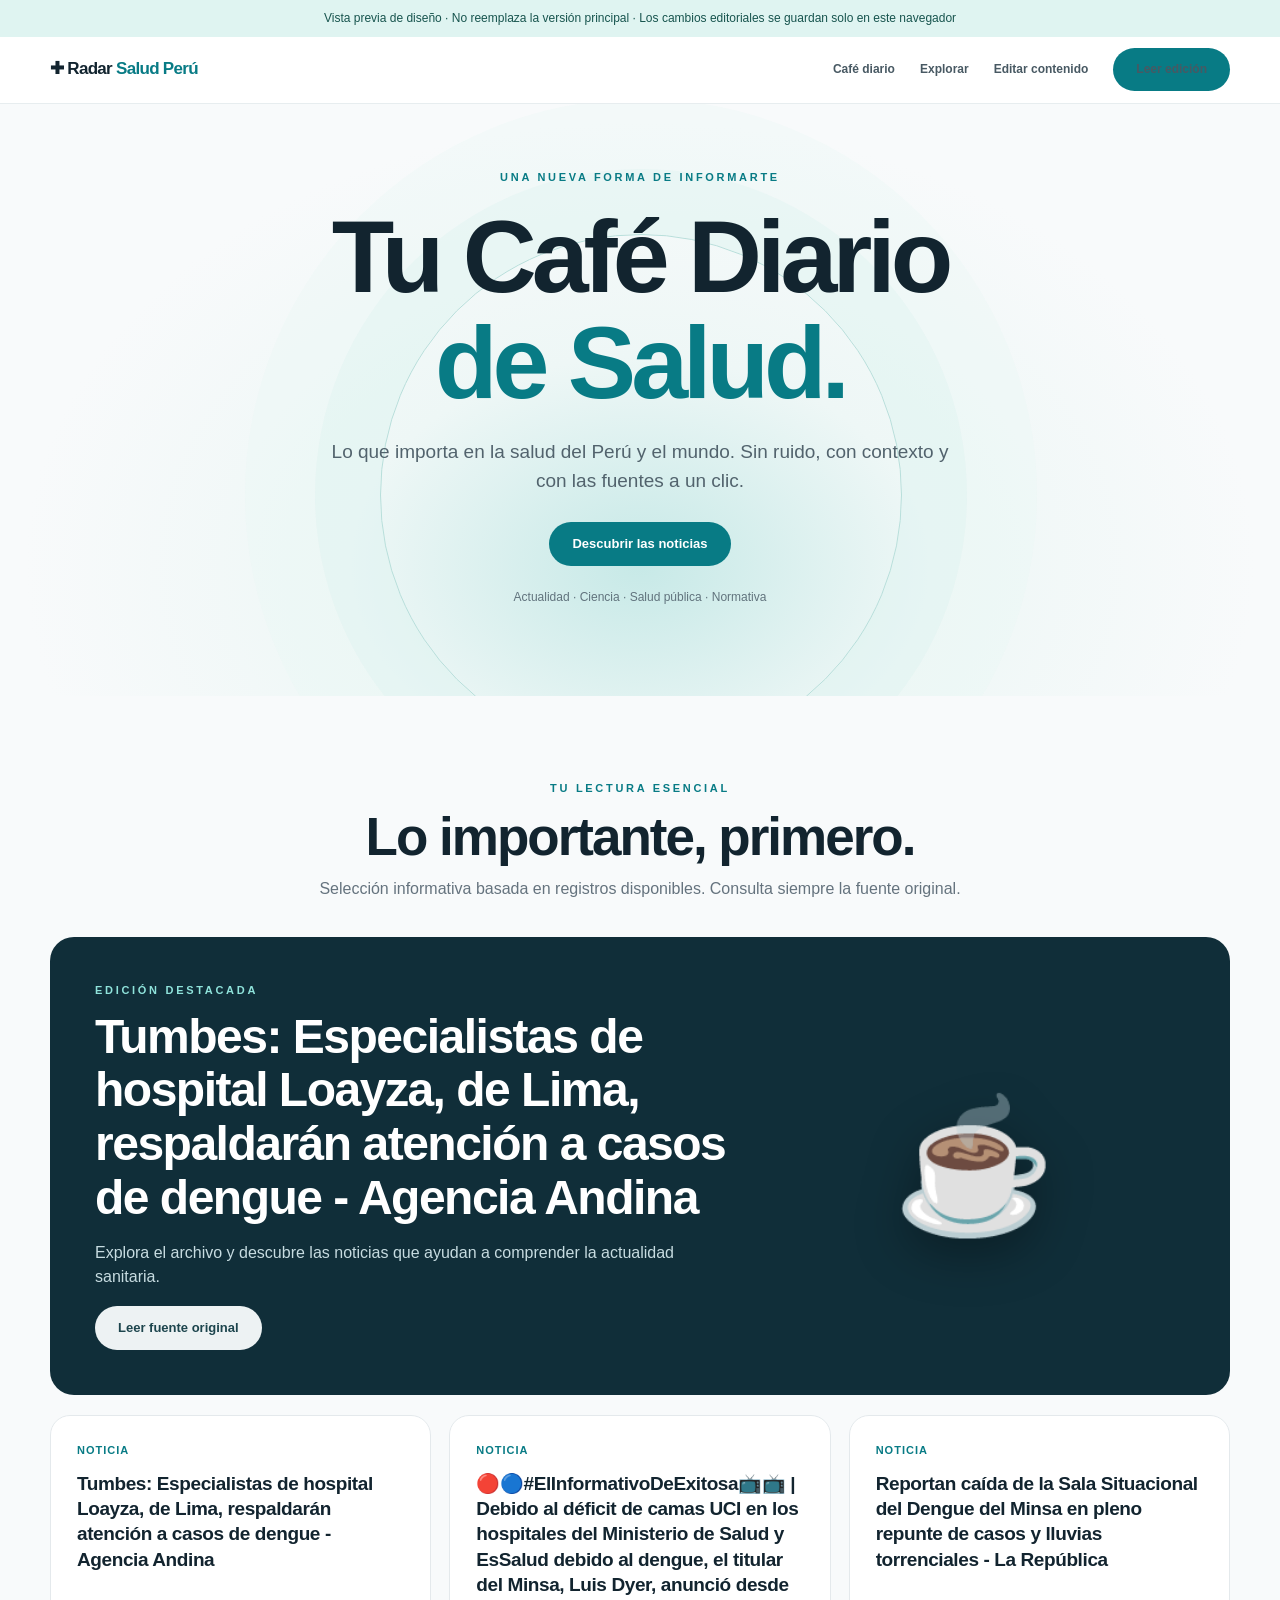
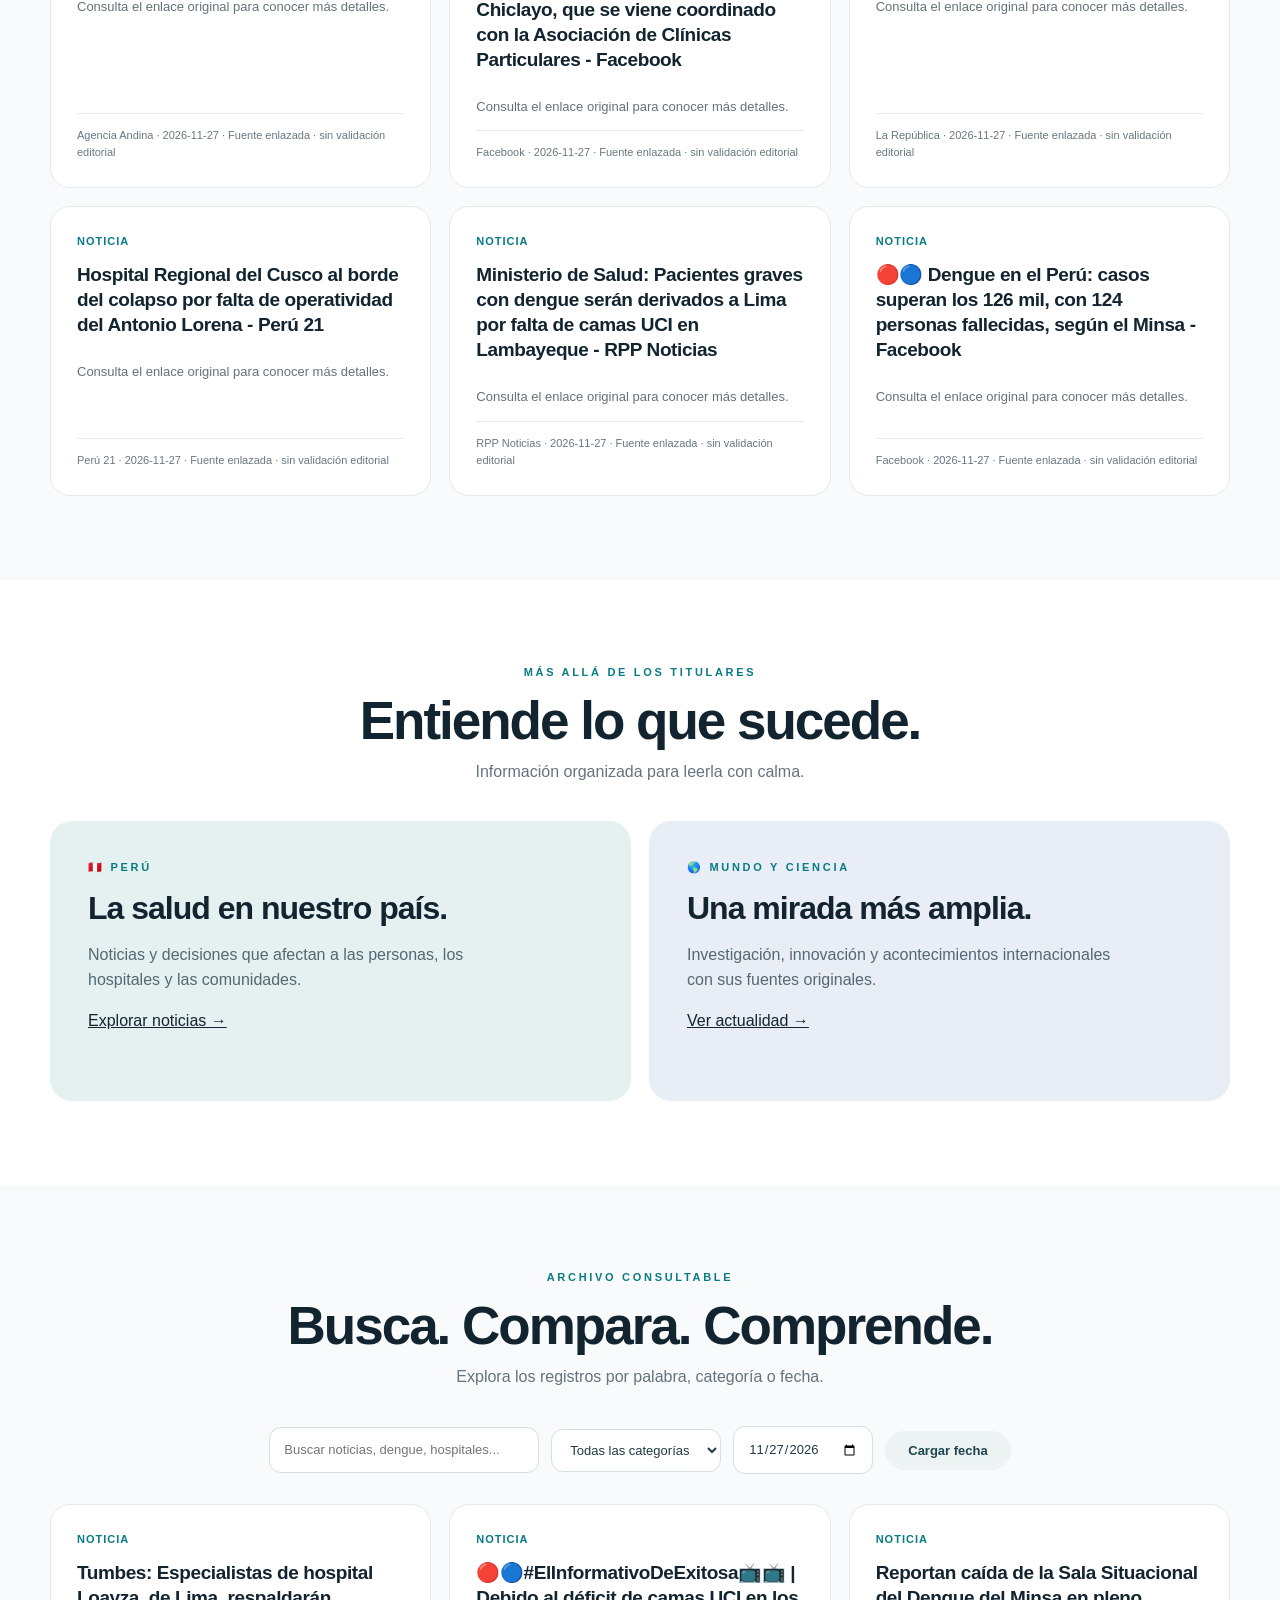
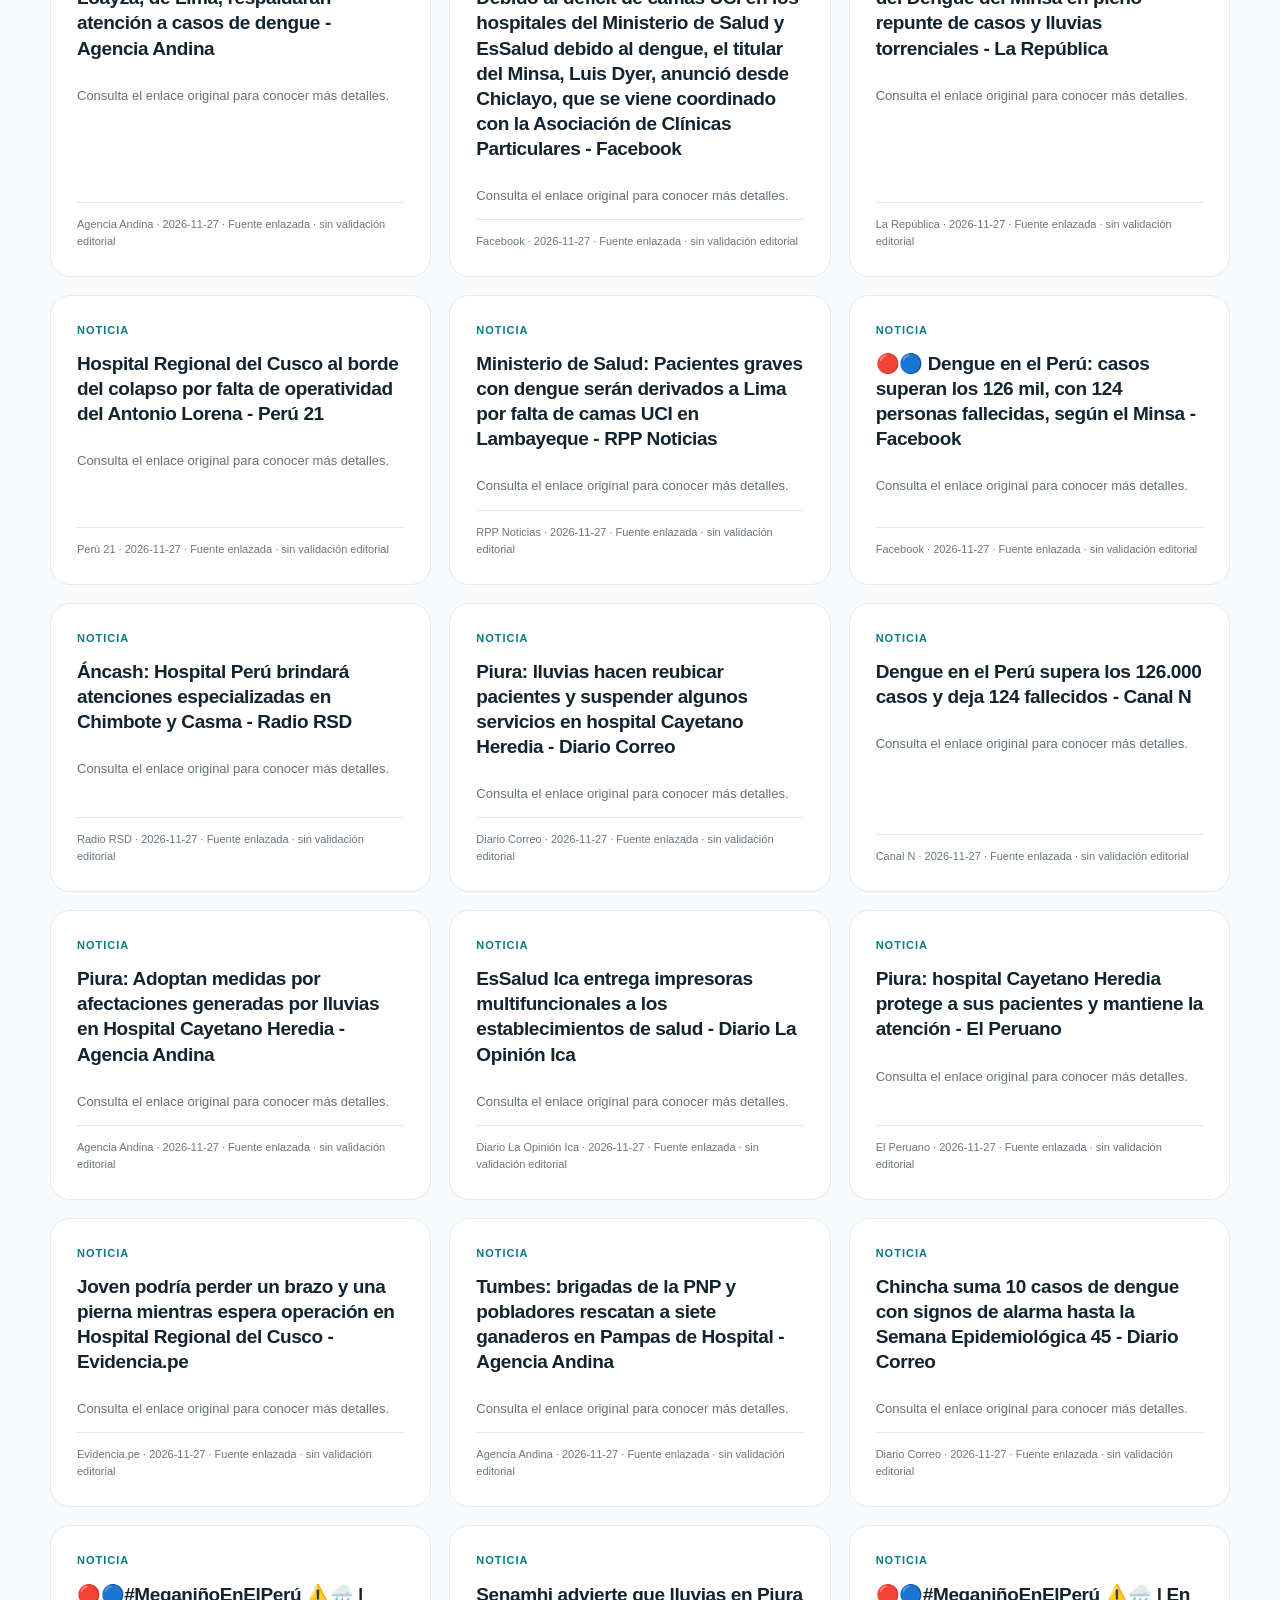
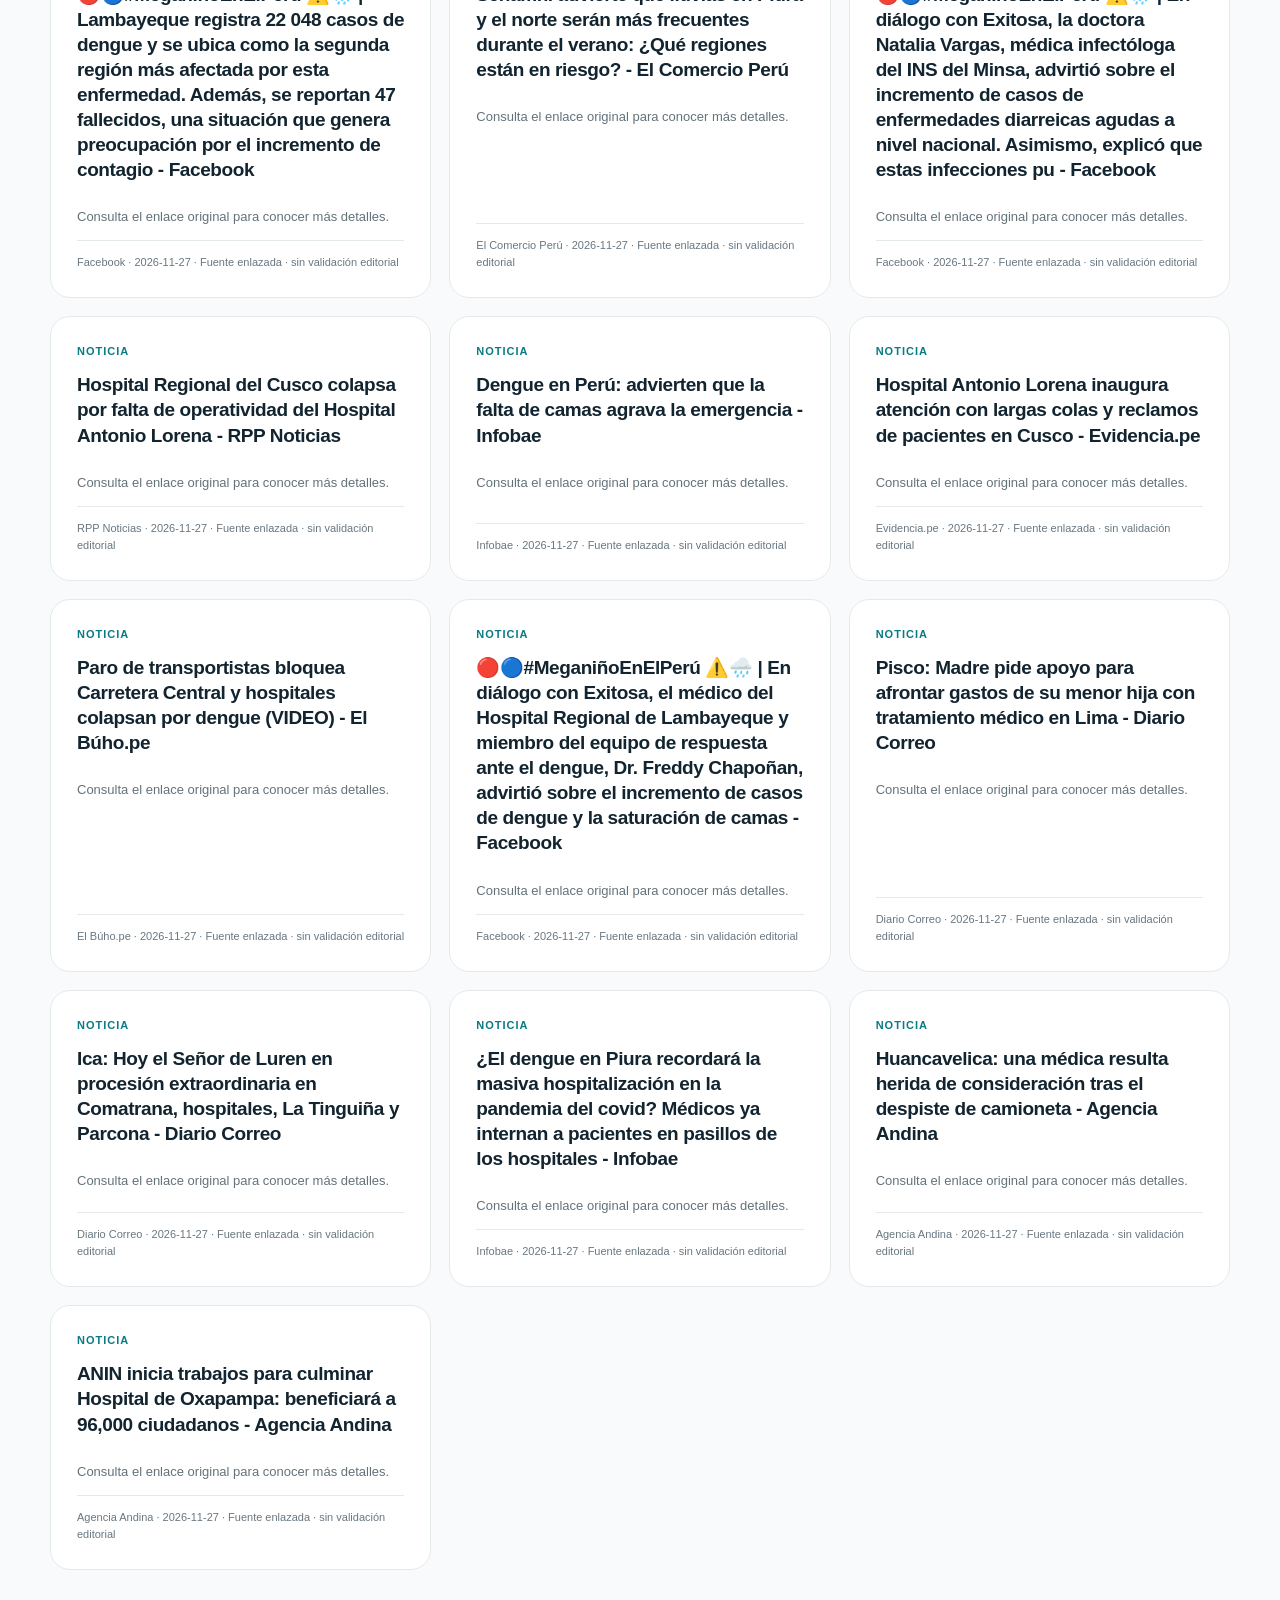
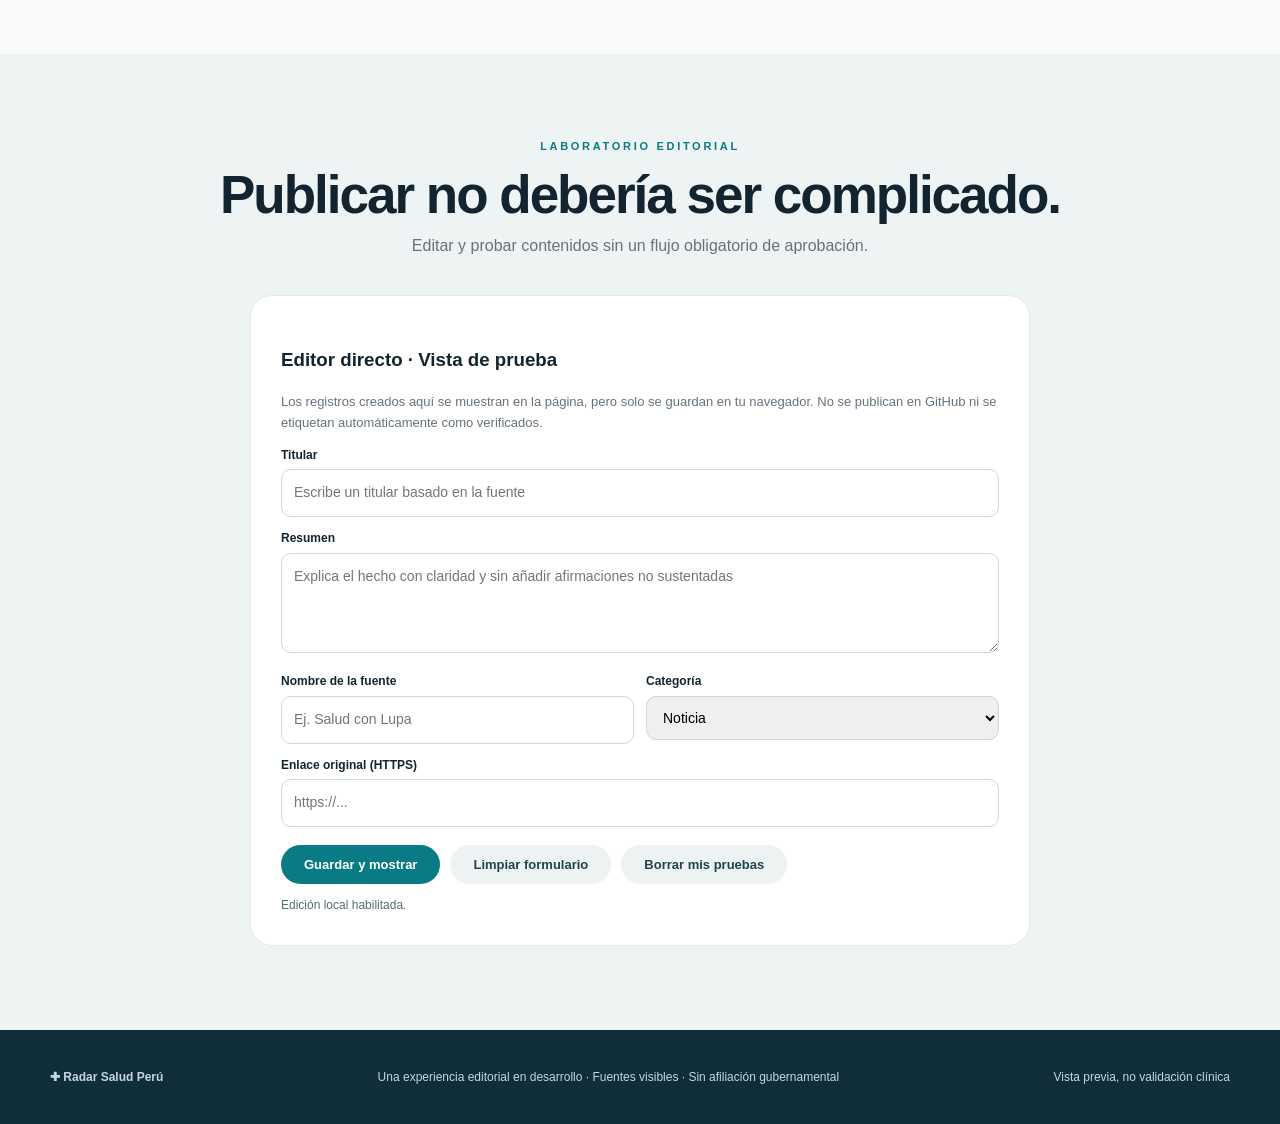
<file: index.html>
<!doctype html><html lang="es"><head><meta charset="utf-8"><meta name="viewport" content="width=device-width,initial-scale=1"><meta name="theme-color" content="#f8fafb"><title>Café Diario de Salud — Radar Salud Perú · Vista previa</title><style>
:root{--ink:#12242f;--muted:#65737e;--accent:#087b85;--line:#e4e9ec;--paper:#f8fafb;--white:#fff}*{box-sizing:border-box}html{scroll-behavior:smooth}body{margin:0;background:var(--paper);color:var(--ink);font-family:Inter,ui-sans-serif,-apple-system,BlinkMacSystemFont,"Segoe UI",sans-serif;line-height:1.55}a{color:inherit}.wrap{width:min(1180px,calc(100% - 48px));margin:auto}.notice{background:#dff4f1;color:#17544e;text-align:center;font-size:12px;padding:9px 12px}.nav{position:sticky;top:0;z-index:10;background:#fffffff0;backdrop-filter:blur(16px);border-bottom:1px solid #e7edef}.nav-inner{display:flex;align-items:center;justify-content:space-between;min-height:66px;gap:20px}.brand{font-size:17px;font-weight:800;letter-spacing:-.7px;text-decoration:none}.brand span{color:var(--accent)}.nav-links{display:flex;gap:25px;align-items:center}.nav-links a{font-size:12px;font-weight:650;color:#485963;text-decoration:none}.nav-links a:hover{color:var(--accent)}.button{border:0;background:var(--accent);color:white;border-radius:30px;padding:12px 23px;font-weight:700;cursor:pointer;text-decoration:none;display:inline-block;font-size:13px}.button.light{background:#edf2f3;color:#1d454d}.hero{min-height:560px;display:flex;align-items:center;justify-content:center;text-align:center;position:relative;overflow:hidden;background:radial-gradient(ellipse at 50% 78%,#c7e9e7 0%,#eef7f6 32%,#f8fafb 68%)}.hero:before{content:"";position:absolute;width:520px;height:520px;border:1px solid #b8dfdb;border-radius:50%;top:130px;left:calc(50% - 260px);box-shadow:0 0 0 65px #d9f0ec55,0 0 0 135px #e8f6f355}.hero-content{position:relative;padding:65px 10px 90px}.eyebrow{text-transform:uppercase;letter-spacing:2.7px;font-size:11px;font-weight:800;color:var(--accent)}h1{font-size:clamp(54px,8vw,104px);line-height:1.04;letter-spacing:-5px;margin:18px 0 20px;font-weight:780}h1 em{font-style:normal;color:var(--accent)}.lead{max-width:620px;font-size:19px;color:#52636d;margin:0 auto 26px}.hero-meta{font-size:12px;color:#61737d;margin-top:22px}.section{padding:84px 0}.section-title{text-align:center;margin-bottom:36px}.section-title h2{font-size:clamp(32px,5vw,53px);line-height:1.12;letter-spacing:-2px;margin:10px 0}.section-title p{color:var(--muted);margin:0}.feature{background:#102e39;color:#fff;border-radius:24px;padding:45px;display:grid;grid-template-columns:1.2fr .8fr;gap:35px;min-height:290px;align-items:center;overflow:hidden}.feature h2{font-size:clamp(28px,4vw,48px);letter-spacing:-1.5px;line-height:1.12;margin:10px 0}.feature p{color:#c7dce1}.feature .eyebrow{color:#8fe3db}.feature-art{display:grid;place-items:center;font-size:130px;filter:drop-shadow(0 15px 25px #0005)}.grid{display:grid;grid-template-columns:repeat(3,1fr);gap:18px}.story{background:white;border:1px solid var(--line);border-radius:20px;padding:26px;display:flex;flex-direction:column;min-height:230px;transition:transform .2s,box-shadow .2s}.story:hover{transform:translateY(-4px);box-shadow:0 16px 30px #12344412}.story .tag{color:var(--accent);font-size:11px;font-weight:800;text-transform:uppercase;letter-spacing:1px}.story h3{font-size:19px;letter-spacing:-.4px;line-height:1.32;margin:12px 0}.story h3 a{text-decoration:none}.story p{font-size:13px;color:#64727a;flex:1}.story small{font-size:11px;color:#687781;border-top:1px solid var(--line);padding-top:13px}.empty{background:white;border:1px dashed #bfd0d4;border-radius:18px;padding:36px;text-align:center;grid-column:1/-1;color:#526570}.split{display:grid;grid-template-columns:1fr 1fr;gap:18px}.tile{padding:38px;border-radius:22px;min-height:280px;background:#e5f1f0}.tile:nth-child(2){background:#e9edf6}.tile h3{font-size:32px;line-height:1.2;letter-spacing:-1px;margin:13px 0}.tile p{color:#536872;max-width:430px}.controls{display:flex;gap:12px;flex-wrap:wrap;align-items:center;justify-content:center;margin:20px 0 30px}.controls input,.controls select{padding:12px 14px;border-radius:12px;border:1px solid #d4dfe3;background:white;color:#203b45;font:inherit;font-size:13px}.controls input[type=search]{min-width:270px}.editor{background:white;border:1px solid var(--line);border-radius:22px;padding:30px;max-width:780px;margin:auto}.editor p{color:var(--muted);font-size:13px}.formgrid{display:grid;grid-template-columns:1fr 1fr;gap:12px}.editor label{font-size:12px;font-weight:700;display:block;margin:12px 0 5px}.editor input,.editor textarea,.editor select{width:100%;padding:12px;border-radius:10px;border:1px solid #ccd8de;font:inherit;font-size:14px}.editor textarea{min-height:100px}.editor-actions{display:flex;gap:10px;flex-wrap:wrap;margin-top:18px}.editor-status{font-size:12px;color:#536b75;margin-top:12px}.footer{background:#102e39;color:#c6d6dc;padding:38px 0;font-size:12px}.footer .wrap{display:flex;justify-content:space-between;gap:18px;flex-wrap:wrap}.fade{animation:rise .6s ease both}@keyframes rise{from{opacity:0;transform:translateY(14px)}to{opacity:1;transform:translateY(0)}}@media(max-width:800px){.nav-links{gap:10px}.nav-links a:nth-child(2){display:none}.grid{grid-template-columns:repeat(2,1fr)}.feature{grid-template-columns:1fr}.feature-art{display:none}}@media(max-width:580px){.wrap{width:calc(100% - 32px)}.nav-links a:not(:last-child){display:none}.hero{min-height:490px}h1{letter-spacing:-2.8px}.lead{font-size:16px}.section{padding:55px 0}.grid,.split,.formgrid{grid-template-columns:1fr}.feature{padding:28px}.tile{min-height:220px}.controls input[type=search]{min-width:0;width:100%}}
</style></head><body>
<div class="notice">Vista previa de diseño · No reemplaza la versión principal · Los cambios editoriales se guardan solo en este navegador</div>
<header class="nav"><div class="wrap nav-inner"><a class="brand" href="#">✚ Radar <span>Salud Perú</span></a><nav class="nav-links"><a href="#cafe">Café diario</a><a href="#explorar">Explorar</a><a href="#editor">Editar contenido</a><a class="button" href="#cafe">Leer edición</a></nav></div></header>
<main><section class="hero"><div class="hero-content wrap fade"><div class="eyebrow">Una nueva forma de informarte</div><h1>Tu Café Diario<br><em>de Salud.</em></h1><p class="lead">Lo que importa en la salud del Perú y el mundo. Sin ruido, con contexto y con las fuentes a un clic.</p><a href="#cafe" class="button">Descubrir las noticias</a><div class="hero-meta">Actualidad · Ciencia · Salud pública · Normativa</div></div></section>
<section class="section wrap" id="cafe"><div class="section-title"><div class="eyebrow">Tu lectura esencial</div><h2>Lo importante, primero.</h2><p>Selección informativa basada en registros disponibles. Consulta siempre la fuente original.</p></div><div class="feature"><div><div class="eyebrow">Edición destacada</div><h2 id="feature-title">La salud merece información clara.</h2><p id="feature-description">Explora el archivo y descubre las noticias que ayudan a comprender la actualidad sanitaria.</p><a class="button light" id="feature-link" href="#explorar">Explorar información</a></div><div class="feature-art" aria-hidden="true">☕</div></div><div id="daily-grid" class="grid" style="margin-top:20px"><div class="empty">Cargando edición disponible...</div></div></section>
<section class="section" style="background:#fff"><div class="wrap"><div class="section-title"><div class="eyebrow">Más allá de los titulares</div><h2>Entiende lo que sucede.</h2><p>Información organizada para leerla con calma.</p></div><div class="split"><div class="tile"><div class="eyebrow">🇵🇪 Perú</div><h3>La salud en nuestro país.</h3><p>Noticias y decisiones que afectan a las personas, los hospitales y las comunidades.</p><a href="#explorar">Explorar noticias →</a></div><div class="tile"><div class="eyebrow">🌎 Mundo y ciencia</div><h3>Una mirada más amplia.</h3><p>Investigación, innovación y acontecimientos internacionales con sus fuentes originales.</p><a href="#explorar">Ver actualidad →</a></div></div></div></section>
<section class="section wrap" id="explorar"><div class="section-title"><div class="eyebrow">Archivo consultable</div><h2>Busca. Compara. Comprende.</h2><p>Explora los registros por palabra, categoría o fecha.</p></div><div class="controls"><input id="search" type="search" placeholder="Buscar noticias, dengue, hospitales..."><select id="filter"><option value="">Todas las categorías</option><option value="noticia">Noticias</option><option value="norma">Normas</option><option value="alerta">Alertas</option><option value="indicador">Indicadores</option></select><input id="day" type="date" aria-label="Fecha de edición"><button class="button light" id="load-day">Cargar fecha</button></div><div id="results" class="grid"><div class="empty">Cargando registros...</div></div></section>
<section class="section" style="background:#eef4f4" id="editor"><div class="wrap"><div class="section-title"><div class="eyebrow">Laboratorio editorial</div><h2>Publicar no debería ser complicado.</h2><p>Editar y probar contenidos sin un flujo obligatorio de aprobación.</p></div><div class="editor"><h3>Editor directo · Vista de prueba</h3><p>Los registros creados aquí se muestran en la página, pero solo se guardan en tu navegador. No se publican en GitHub ni se etiquetan automáticamente como verificados.</p><form id="form"><input type="hidden" id="record-id"><label for="headline">Titular</label><input id="headline" required maxlength="220" placeholder="Escribe un titular basado en la fuente"><label for="summary">Resumen</label><textarea id="summary" required placeholder="Explica el hecho con claridad y sin añadir afirmaciones no sustentadas"></textarea><div class="formgrid"><div><label for="source">Nombre de la fuente</label><input id="source" required placeholder="Ej. Salud con Lupa"></div><div><label for="category">Categoría</label><select id="category"><option value="noticia">Noticia</option><option value="norma">Norma</option><option value="alerta">Alerta</option><option value="indicador">Indicador</option></select></div></div><label for="url">Enlace original (HTTPS)</label><input id="url" required type="url" placeholder="https://..."><div class="editor-actions"><button class="button" type="submit">Guardar y mostrar</button><button class="button light" id="reset" type="button">Limpiar formulario</button><button class="button light" id="clear" type="button">Borrar mis pruebas</button></div></form><div class="editor-status" id="feedback">Edición local habilitada.</div></div></div></section></main>
<footer class="footer"><div class="wrap"><strong>✚ Radar Salud Perú</strong><span>Una experiencia editorial en desarrollo · Fuentes visibles · Sin afiliación gubernamental</span><span>Vista previa, no validación clínica</span></div></footer>
<script>
"use strict";const $=id=>document.getElementById(id),key="radar-preview-apple-v1";let items=[],local=[];try{local=JSON.parse(localStorage.getItem(key)||"[]");if(!Array.isArray(local))local=[]}catch{local=[]}
function safe(u){try{const x=new URL(u);return x.protocol==="https:"?x.href:null}catch{return null}}
function dateNow(){return new Intl.DateTimeFormat("en-CA",{timeZone:"America/Lima",year:"numeric",month:"2-digit",day:"2-digit"}).format(new Date())}
function article(x){const el=document.createElement("article");el.className="story fade";const cat=document.createElement("div");cat.className="tag";cat.textContent=x.category||"Actualidad";const h=document.createElement("h3"),a=document.createElement("a");a.textContent=x.title||"Sin título";a.href=safe(x.url)||"#";a.target="_blank";a.rel="noopener noreferrer";h.append(a);const p=document.createElement("p");p.textContent=x.summary||"Consulta el enlace original para conocer más detalles.";const small=document.createElement("small");small.textContent=[x.source||"Fuente no indicada",x.published_at?.slice(0,10)||"","Fuente enlazada · sin validación editorial"].filter(Boolean).join(" · ");el.append(cat,h,p,small);if(x.local){const b=document.createElement("button");b.className="button light";b.style.marginTop="12px";b.textContent="Editar";b.addEventListener("click",()=>{for(const [id,v] of [["record-id",x.id],["headline",x.title],["summary",x.summary],["source",x.source],["url",x.url],["category",x.category]])$(id).value=v||"";$("editor").scrollIntoView({behavior:"smooth"})});el.append(b)}return el}
function render(){const all=[...local,...items];$("daily-grid").replaceChildren();$("results").replaceChildren();const q=$("search").value.toLowerCase().trim(),cat=$("filter").value;const matches=all.filter(x=>(!cat||x.category===cat)&&(!q||[x.title,x.summary,x.source,x.region].join(" ").toLowerCase().includes(q)));for(const x of all.slice(0,6))$("daily-grid").append(article(x));for(const x of matches.slice(0,36))$("results").append(article(x));for(const id of ["daily-grid","results"])if(!$(id).children.length){const empty=document.createElement("div");empty.className="empty";empty.textContent=id==="results"?"No hay registros que coincidan con esta búsqueda.":"No hay noticias con fuente disponibles para esta edición. Puedes consultar otra fecha o añadir contenido desde el editor.";$(id).append(empty)}const featured=all[0];$("feature-title").textContent=featured?.title||"La salud merece información clara.";$("feature-description").textContent=featured?.summary||"Explora el archivo y descubre las noticias que ayudan a comprender la actualidad sanitaria.";const link=$("feature-link");link.href=safe(featured?.url)||"#explorar";link.textContent=featured?"Leer fuente original":"Explorar información";link.target=featured?"_blank":"_self";if(featured)link.rel="noopener noreferrer"}
async function loadDay(date){$("results").textContent="Cargando información...";try{const r=await fetch("data/"+date.replaceAll("-","/")+"/edition.json",{cache:"no-store"});if(!r.ok)throw Error();const d=await r.json();items=(Array.isArray(d.items)?d.items:[]).filter(x=>x.title&&safe(x.url)).slice(0,80)}catch{items=[]}render()}
async function boot(){let day=dateNow();try{const r=await fetch("data/index.json",{cache:"no-store"});if(r.ok){const d=await r.json();const dates=(d.days||[]).map(x=>x.date).filter(x=>/^\d{4}-\d{2}-\d{2}$/.test(x)&&x<=day).sort().reverse();if(dates.length)day=dates[0]}}catch{}$("day").value=day;await loadDay(day)}
$("load-day").addEventListener("click",()=>{if($("day").value)loadDay($("day").value)});$("search").addEventListener("input",render);$("filter").addEventListener("change",render);
$("form").addEventListener("submit",e=>{e.preventDefault();const url=safe($("url").value);if(!url){$("feedback").textContent="Introduce un enlace HTTPS válido.";return}const x={id:$("record-id").value||String(Date.now()),title:$("headline").value.trim(),summary:$("summary").value.trim(),source:$("source").value.trim(),url,category:$("category").value,local:true};const i=local.findIndex(y=>y.id===x.id);if(i>=0)local[i]=x;else local.unshift(x);localStorage.setItem(key,JSON.stringify(local));$("form").reset();$("record-id").value="";$("feedback").textContent="Guardado en este navegador. No publicado en el sitio principal.";render()});
$("reset").addEventListener("click",()=>{$("form").reset();$("record-id").value=""});$("clear").addEventListener("click",()=>{if(confirm("¿Eliminar los registros de prueba guardados en este navegador?")){local=[];localStorage.removeItem(key);render()}});
boot();
</script></body></html>
</file>
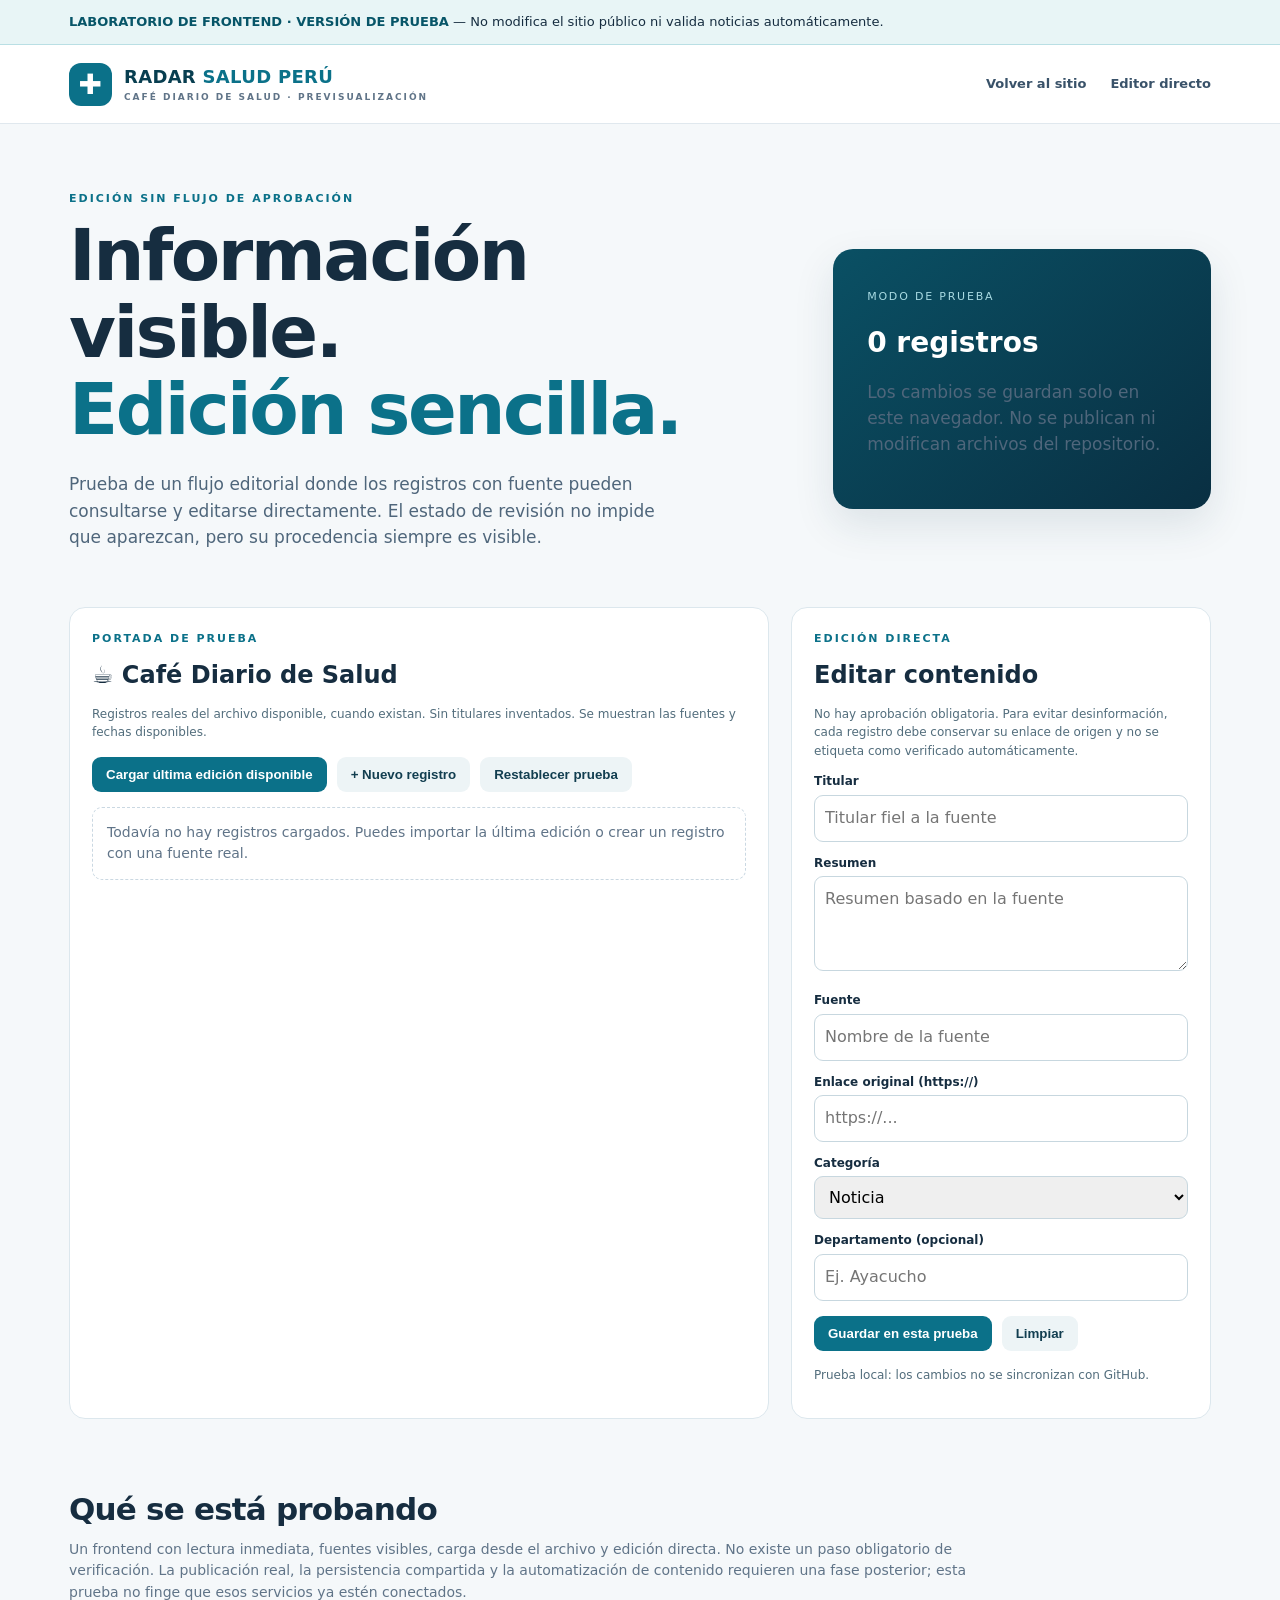
<file: preview-editorial.html>
<!doctype html>
<html lang="es"><head><meta charset="utf-8"><meta name="viewport" content="width=device-width,initial-scale=1"><title>Vista previa editorial | Radar Salud Perú</title><link rel="stylesheet" href="./styles.css"><style>
.preview-banner{background:#e8f5f6;border-bottom:1px solid #b9dfe4;padding:12px 0;font-size:13px}.preview-banner b{color:#075568}.preview-layout{display:grid;grid-template-columns:1.5fr .9fr;gap:22px}.preview-panel{background:#fff;border:1px solid #dce7ed;border-radius:16px;padding:22px}.preview-panel h2{margin:0 0 10px}.preview-toolbar{display:flex;flex-wrap:wrap;gap:10px;align-items:center;margin:15px 0}.preview-toolbar button,.preview-panel button{border:0;border-radius:9px;padding:10px 14px;background:#0b7189;color:#fff;cursor:pointer;font-weight:700}.preview-toolbar button.secondary,.preview-panel button.secondary{background:#edf4f6;color:#123e50}.preview-item{border:1px solid #e0e8ee;padding:15px;border-radius:12px;margin:12px 0}.preview-item h3{font-size:16px;margin:4px 0 8px}.preview-item p{font-size:13px;color:#536c7c;margin-bottom:8px}.preview-item small{color:#61798a}.preview-item button{margin-top:10px}.preview-panel label{display:block;font-size:12px;font-weight:700;margin:12px 0 4px}.preview-panel input,.preview-panel textarea,.preview-panel select{width:100%;padding:10px;border:1px solid #c7d7df;border-radius:9px;font:inherit}.preview-panel textarea{min-height:95px}.preview-notice{font-size:12px;color:#526d7c}.preview-status{background:#e9f6f0;color:#176344;padding:5px 9px;border-radius:99px;font-size:11px;font-weight:700}.preview-empty{color:#607488;font-size:14px;padding:14px;border:1px dashed #cad8e2;border-radius:10px}@media(max-width:800px){.preview-layout{grid-template-columns:1fr}}</style></head><body>
<div class="preview-banner"><div class="shell"><b>LABORATORIO DE FRONTEND · VERSIÓN DE PRUEBA</b> — No modifica el sitio público ni valida noticias automáticamente.</div></div>
<header class="top"><div class="shell top-inner"><a class="brand" href="./"><span class="logo">✚</span><span>RADAR <b>SALUD PERÚ</b><small>CAFÉ DIARIO DE SALUD · PREVISUALIZACIÓN</small></span></a><nav><a href="./">Volver al sitio</a><a href="#editor">Editor directo</a></nav></div></header>
<main class="shell"><section class="hero" style="padding-bottom:25px"><div><p class="eyebrow">EDICIÓN SIN FLUJO DE APROBACIÓN</p><h1>Información visible.<br><em>Edición sencilla.</em></h1><p>Prueba de un flujo editorial donde los registros con fuente pueden consultarse y editarse directamente. El estado de revisión no impide que aparezcan, pero su procedencia siempre es visible.</p></div><div class="hero-panel"><span class="panel-title">MODO DE PRUEBA</span><strong id="count">0 registros</strong><p>Los cambios se guardan solo en este navegador. No se publican ni modifican archivos del repositorio.</p></div></section>
<section class="section" style="padding-top:15px"><div class="preview-layout"><div class="preview-panel"><p class="eyebrow">PORTADA DE PRUEBA</p><h2>☕ Café Diario de Salud</h2><p class="preview-notice">Registros reales del archivo disponible, cuando existan. Sin titulares inventados. Se muestran las fuentes y fechas disponibles.</p><div class="preview-toolbar"><button id="load">Cargar última edición disponible</button><button class="secondary" id="new">+ Nuevo registro</button><button class="secondary" id="clear">Restablecer prueba</button></div><div id="feed" class="preview-empty">Pulsa «Cargar última edición disponible» para consultar el archivo, o crea un registro propio con fuente.</div></div>
<div class="preview-panel" id="editor"><p class="eyebrow">EDICIÓN DIRECTA</p><h2>Editar contenido</h2><p class="preview-notice">No hay aprobación obligatoria. Para evitar desinformación, cada registro debe conservar su enlace de origen y no se etiqueta como verificado automáticamente.</p><form id="form"><input type="hidden" id="edit-id"><label for="title">Titular</label><input id="title" required maxlength="220" placeholder="Titular fiel a la fuente"><label for="summary">Resumen</label><textarea id="summary" required placeholder="Resumen basado en la fuente"></textarea><label for="source">Fuente</label><input id="source" required placeholder="Nombre de la fuente"><label for="url">Enlace original (https://)</label><input id="url" type="url" required pattern="https://.*" placeholder="https://..."><label for="category">Categoría</label><select id="category"><option value="noticia">Noticia</option><option value="norma">Norma</option><option value="alerta">Alerta</option><option value="indicador">Indicador</option></select><label for="region">Departamento (opcional)</label><input id="region" placeholder="Ej. Ayacucho"><div class="preview-toolbar"><button type="submit">Guardar en esta prueba</button><button type="button" class="secondary" id="cancel">Limpiar</button></div></form><p class="preview-notice" id="message">Prueba local: los cambios no se sincronizan con GitHub.</p></div></div></section>
<section class="section methodology"><h2>Qué se está probando</h2><p>Un frontend con lectura inmediata, fuentes visibles, carga desde el archivo y edición directa. No existe un paso obligatorio de verificación. La publicación real, la persistencia compartida y la automatización de contenido requieren una fase posterior; esta prueba no finge que esos servicios ya estén conectados.</p></section></main>
<script>
"use strict";
const key="radar-salud-peru-preview-v1",get=id=>document.getElementById(id);
let records=[];try{records=JSON.parse(localStorage.getItem(key)||"[]");if(!Array.isArray(records))records=[]}catch{records=[]}
function validUrl(u){try{return new URL(u).protocol==="https:"}catch{return false}}
function save(){localStorage.setItem(key,JSON.stringify(records));render()}
function render(){get("count").textContent=records.length+" registros";const feed=get("feed");feed.replaceChildren();if(!records.length){feed.className="preview-empty";feed.textContent="Todavía no hay registros cargados. Puedes importar la última edición o crear un registro con una fuente real.";return}feed.className="";for(const r of records){const box=document.createElement("article");box.className="preview-item";const meta=document.createElement("small");meta.textContent=[r.category,r.region,r.source,r.published_at?.slice(0,10)].filter(Boolean).join(" · ");const h=document.createElement("h3");const a=document.createElement("a");a.href=r.url;a.target="_blank";a.rel="noopener noreferrer";a.textContent=r.title;h.append(a);const p=document.createElement("p");p.textContent=r.summary;const state=document.createElement("span");state.className="preview-status";state.textContent="Fuente enlazada · sin validación editorial";const edit=document.createElement("button");edit.className="secondary";edit.textContent="Editar información";edit.addEventListener("click",()=>{for(const id of ["title","summary","source","url","category","region"])get(id).value=r[id]||"";get("edit-id").value=r.id;get("editor").scrollIntoView({behavior:"smooth"})});box.append(meta,h,p,state,document.createElement("br"),edit);feed.append(box)}}
function resetForm(){get("form").reset();get("edit-id").value=""}
get("form").addEventListener("submit",e=>{e.preventDefault();const r={id:get("edit-id").value||String(Date.now()),title:get("title").value.trim(),summary:get("summary").value.trim(),source:get("source").value.trim(),url:get("url").value.trim(),category:get("category").value,region:get("region").value.trim()};if(!validUrl(r.url)){get("message").textContent="Usa un enlace HTTPS válido.";return}const index=records.findIndex(x=>x.id===r.id);if(index>=0)records[index]={...records[index],...r};else records.unshift(r);save();resetForm();get("message").textContent="Guardado en este navegador (modo prueba)."});
get("new").addEventListener("click",()=>{resetForm();get("editor").scrollIntoView({behavior:"smooth"})});get("cancel").addEventListener("click",resetForm);
get("clear").addEventListener("click",()=>{if(confirm("¿Borrar solo los cambios de esta prueba local?")){records=[];save();resetForm()}});
get("load").addEventListener("click",async()=>{get("message").textContent="Buscando la última edición disponible...";try{const r=await fetch("./data/index.json",{cache:"no-store"});if(!r.ok)throw Error("Sin índice");const d=await r.json();const days=(d.days||[]).map(x=>x.date).filter(x=>/^\d{4}-\d{2}-\d{2}$/.test(x)).sort().reverse();let found=[];for(const day of days.slice(0,14)){const u="./data/"+day.replaceAll("-","/")+"/edition.json";const response=await fetch(u,{cache:"no-store"});if(!response.ok)continue;const edition=await response.json();found=(edition.items||[]).filter(x=>x.title&&x.url&&validUrl(x.url)).slice(0,12);if(found.length)break}if(!found.length){get("message").textContent="No se encontraron registros con enlaces HTTPS en las últimas ediciones del índice.";return}const ids=new Set(records.map(x=>x.id));for(const [i,x] of found.entries()){const id="archivo-"+(x.id||x.url);if(!ids.has(id)){records.push({id,title:x.title,summary:x.summary||"Consulta la fuente original para más información.",source:x.source||"Fuente enlazada",url:x.url,category:x.category||"noticia",region:x.region||"",published_at:x.published_at||""});ids.add(id)}}save();get("message").textContent="Contenido importado para esta prueba; no se ha verificado editorialmente."}catch(e){get("message").textContent="No fue posible consultar el archivo: "+e.message}});
render();
</script></body></html>
</file>
<file: styles.css>
:root{color-scheme:light;--ink:#162d40;--muted:#607488;--accent:#0b7189;--deep:#083e50;--line:#e0e8ee;--page:#f5f8fa;--white:#fff}*{box-sizing:border-box}html{scroll-behavior:smooth}body{margin:0;font:16px/1.55 system-ui,-apple-system,Segoe UI,Roboto,Arial,sans-serif;background:var(--page);color:var(--ink)}a{color:var(--accent)}.shell{max-width:1190px;margin:auto;padding-left:24px;padding-right:24px}.top{background:var(--white);border-bottom:1px solid var(--line)}.top-inner{display:flex;justify-content:space-between;align-items:center;min-height:78px;gap:24px}.brand{display:flex;align-items:center;gap:12px;text-decoration:none;color:var(--deep);font-size:18px;letter-spacing:.3px;font-weight:750}.brand b{color:var(--accent)}.brand small{display:block;color:var(--muted);font-size:9px;letter-spacing:2px}.logo{display:grid;place-items:center;width:43px;height:43px;border-radius:12px;color:white;background:var(--accent);font-size:28px}.top nav{display:flex;flex-wrap:wrap;gap:24px}.top nav a{text-decoration:none;font-size:13px;color:#395269;font-weight:650}.top nav a:hover{text-decoration:underline}.hero{display:grid;grid-template-columns:1.55fr .8fr;gap:32px;align-items:center;padding:66px 0 50px}.eyebrow{font-size:11px;letter-spacing:2px;font-weight:800;color:var(--accent);margin:0 0 10px}h1,h2,h3,p{margin-top:0}h1{font-size:clamp(42px,6vw,72px);line-height:1.07;letter-spacing:-2.5px;margin-bottom:23px}h1 em{font-style:normal;color:var(--accent)}.hero>div>p:not(.eyebrow){max-width:620px;color:#4f667b;font-size:17px}.hero-tags{display:flex;flex-wrap:wrap;gap:10px}.hero-tags span{border:1px solid #c8e4e9;color:var(--deep);background:#eaf6f7;border-radius:99px;padding:6px 11px;font-size:12px;font-weight:600}.hero-panel{background:linear-gradient(140deg,#0a5064,#092f42);border-radius:20px;padding:34px;color:white;box-shadow:0 16px 40px #173f501d}.panel-title{color:#a8dae2;font-size:11px;letter-spacing:1.8px}.hero-panel strong{font-size:28px;display:block;margin:14px 0}.hero-panel p{color:#e6f4f5;font-size:14px;min-height:52px}.mini-note{font-size:11px;color:#a7cbd3}.stats{display:grid;grid-template-columns:repeat(4,1fr);background:white;border:1px solid var(--line);border-radius:16px;overflow:hidden}.stats div{padding:24px 18px;border-right:1px solid var(--line)}.stats div:last-child{border:0}.stats strong{display:block;font-size:30px;color:var(--deep)}.stats span{color:var(--muted);font-size:12px}.section{padding-top:66px}.section-heading{display:flex;align-items:end;justify-content:space-between;gap:20px;margin-bottom:24px}.section-heading h2,.methodology h2{font-size:31px;letter-spacing:-.8px;margin-bottom:5px}.section-heading p:not(.eyebrow),.methodology p{color:var(--muted)}.filters{display:grid;grid-template-columns:2fr 1fr 1fr;gap:12px;background:#fff;border:1px solid var(--line);border-radius:13px;padding:16px}.filters label,.date-field{display:flex;flex-direction:column;gap:5px;font-size:12px;font-weight:700;color:#43576d}.filters input,.filters select,.date-field input{border:1px solid #cad8e2;border-radius:9px;background:#fff;padding:11px;color:var(--ink);font-size:14px;min-width:0;width:100%}.searchbox{position:relative}.status-line{display:flex;justify-content:space-between;gap:10px;font-size:12px;color:var(--muted);margin:17px 0}.cards{display:grid;grid-template-columns:repeat(3,minmax(0,1fr));gap:16px}.card,.empty{border:1px solid var(--line);border-radius:14px;padding:23px;background:var(--white)}.card{min-width:0}.card h3{font-size:17px;line-height:1.35;margin:8px 0}.card h3 a{text-decoration:none;color:var(--ink)}.card h3 a:hover{color:var(--accent)}.card p{font-size:13px;color:var(--muted)}.card .meta{font-size:11px;color:var(--accent);font-weight:700;text-transform:uppercase}.card .source{font-size:11px;color:#4f6171;border-top:1px solid var(--line);padding-top:12px;margin-top:15px}.pill{display:inline-block;background:#edf2f5;border-radius:99px;padding:3px 9px;font-size:10px;color:#385166;font-weight:700}.empty{grid-column:1/-1;text-align:center;padding:45px 18px}.empty strong{display:block;font-size:18px}.empty p{font-size:14px;color:var(--muted);max-width:550px;margin:9px auto 0}.region-grid{display:grid;grid-template-columns:repeat(5,1fr);gap:10px}.region-grid button{cursor:pointer;text-align:left;background:white;border:1px solid var(--line);border-radius:9px;padding:12px 13px;color:var(--ink);font-size:13px;font-weight:600}.region-grid button:hover,.region-grid button:focus-visible{border-color:var(--accent);background:#ebf7f8}.region-grid span{display:block;color:var(--muted);font-size:10px;font-weight:450}.footnote{color:var(--muted);font-size:12px;margin-top:15px}.archive{display:flex;flex-wrap:wrap;gap:9px}.archive button{border:1px solid var(--line);background:white;border-radius:9px;padding:11px 14px;color:var(--ink);cursor:pointer}.archive button:hover{border-color:var(--accent)}.methodology{padding-bottom:75px;max-width:920px}.methodology p{font-size:14px}footer{background:#082e40;color:#e6f4f7}footer .shell{display:flex;justify-content:space-between;gap:20px;flex-wrap:wrap;padding-top:26px;padding-bottom:26px;font-size:12px}footer span{color:#bed4dd}@media(max-width:900px){.hero{grid-template-columns:1fr}.cards{grid-template-columns:repeat(2,minmax(0,1fr))}.region-grid{grid-template-columns:repeat(3,1fr)}.top-inner{align-items:flex-start;padding-top:16px;padding-bottom:16px;flex-direction:column}}@media(max-width:600px){.shell{padding-left:17px;padding-right:17px}.top nav{gap:12px}.top nav a{font-size:12px}.hero{padding-top:43px}.hero-panel{padding:23px}.stats{grid-template-columns:repeat(2,1fr)}.stats div:nth-child(2){border:0}.stats div:nth-child(-n+2){border-bottom:1px solid var(--line)}.filters{grid-template-columns:1fr}.cards{grid-template-columns:1fr}.region-grid{grid-template-columns:repeat(2,1fr)}.section-heading{align-items:start;flex-direction:column}}
.archive-toggle{grid-column:1/-1;display:flex!important;flex-direction:row!important;align-items:center;gap:9px!important;padding:4px 2px;cursor:pointer}.archive-toggle input{width:auto!important;accent-color:#0b7189}.archive-toggle input:focus-visible{outline:2px solid #0b7189}

.coffee-section{padding-top:42px;padding-bottom:34px}.coffee-time{font-size:12px;color:var(--muted)}.coffee-layout{display:grid;grid-template-columns:1.25fr 1fr;gap:24px}.coffee-layout h3{font-size:16px;margin:0 0 14px;color:var(--deep)}.coffee-list{display:grid;gap:10px;margin-bottom:26px}.coffee-story{background:#fff;border:1px solid var(--line);border-radius:12px;padding:15px 17px}.coffee-story a{font-weight:700;font-size:14px;line-height:1.35;color:var(--ink);text-decoration:none}.coffee-story a:hover{text-decoration:underline;color:var(--accent)}.coffee-story small{display:block;margin-top:7px;color:var(--muted);font-size:11px}.coffee-story p{font-size:12px;color:var(--muted);margin:7px 0 0}.coffee-empty{border:1px dashed #bacdd6;border-radius:12px;padding:19px;color:var(--muted);font-size:13px;background:#fff}.coffee-more{font-weight:700;display:inline-block;margin-top:10px}.coffee-section .section-heading{align-items:center}@media(max-width:750px){.coffee-layout{grid-template-columns:1fr}.coffee-section .section-heading{align-items:start}}
</file>
